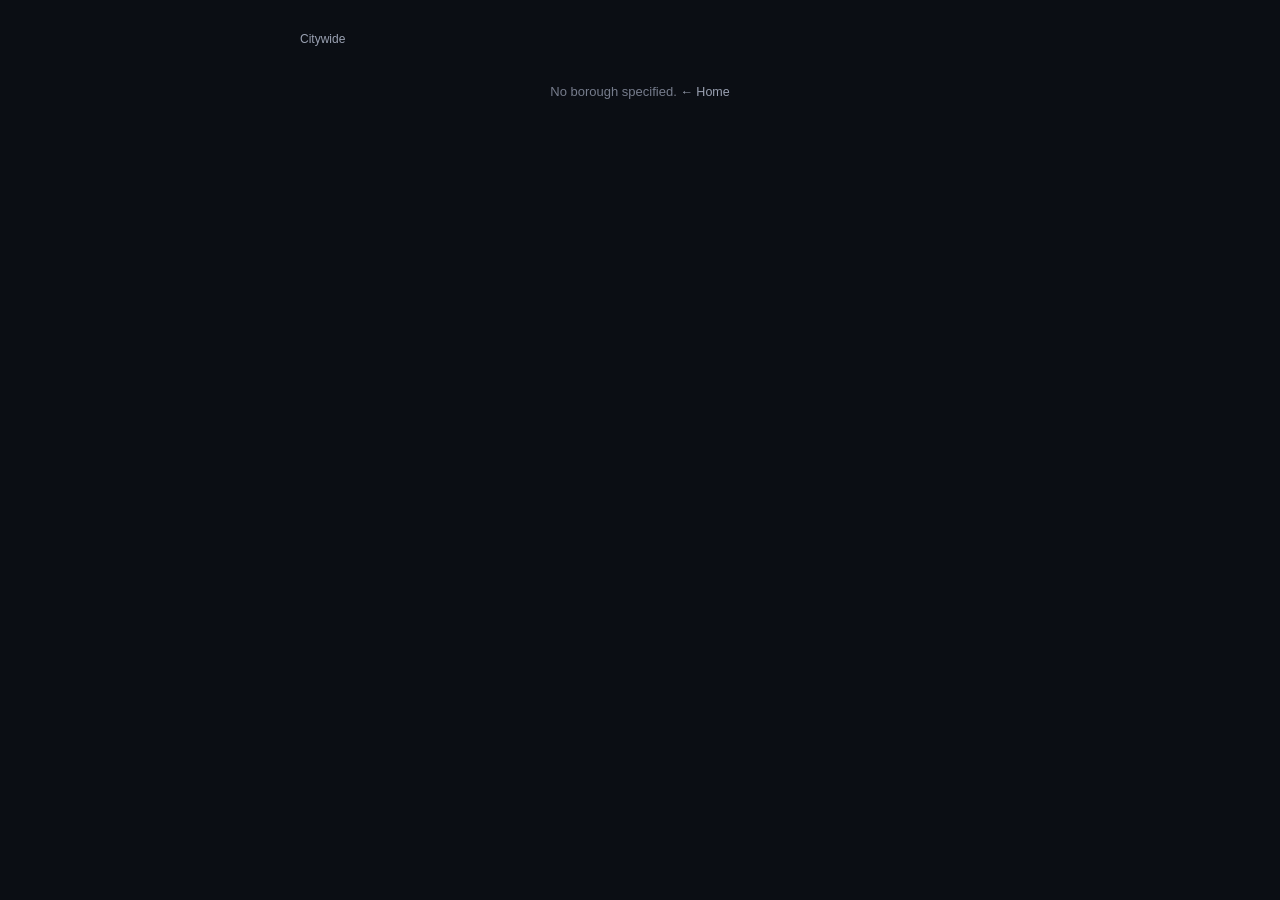
<file: borough.html>
<!DOCTYPE html>
<html>
<head>
<meta charset="utf-8">
<meta name="viewport" content="width=device-width, initial-scale=1">
<title>Borough Report — NYC Building Stories</title>
<link rel="stylesheet" href="styles/report.css">
<script src="src/aggregate.js"></script>
</head>
<body>
<div class="page" id="page">
  <div class="crumbs" id="crumbs"><a href="index.html">Citywide</a></div>
  <div id="content"><div class="loading">Loading borough record…</div></div>
</div>

<script>
const PATTERN_COLORS = {
  "No real defects": [80, 170, 70],
  "Isolated":   [64, 216, 200],
  "Widespread": [66, 133, 224],
  "Persistent": [230, 180, 60],
  "Chronic":    [220, 70, 60],
};
const PATTERN_LABELS = { "No real defects": "No real defects", "Isolated": "Isolated", "Widespread": "Widespread", "Persistent": "Persistent", "Chronic": "Chronic" };

function qs(name) { return new URLSearchParams(location.search).get(name); }
function rgb(pattern) { return `rgb(${(PATTERN_COLORS[pattern] || [120,120,120]).join(',')})`; }
function boroDisplay(b) { return b ? b.charAt(0) + b.slice(1).toLowerCase() : b; }

function distributionHTML(counts) {
  const dist = patternDistribution(counts);
  const bar = PATTERN_ORDER.map(p => `<div style="width:${dist[p]}%; background:${rgb(p)}"></div>`).join('');
  const legend = PATTERN_ORDER.map(p =>
    `<span><span class="sw" style="background:${rgb(p)}"></span>${PATTERN_LABELS[p]}<span class="pct">${dist[p]}%</span></span>`
  ).join('');
  return `<div class="dist-bar">${bar}</div><div class="dist-legend">${legend}</div>`;
}

function concerningShare(n) {
  const total = n.total || 1;
  return (n.chronic + n.persistent) / total;
}

function nbhdRowHTML(n) {
  const share = Math.round(concerningShare(n) * 1000) / 10;
  return `<a class="list-row" href="neighborhood.html?name=${encodeURIComponent(n.neighborhood)}">
    <div><div class="list-main">${n.neighborhood}</div><div class="list-sub">${n.total.toLocaleString()} buildings</div></div>
    <div class="list-tag" style="color:${share > 0 ? rgb('Chronic') : '#767c8c'}">${share}% chronic/persistent</div>
  </a>`;
}

async function main() {
  const name = qs('name');
  if (!name) {
    document.getElementById('content').innerHTML = `<div class="empty">No borough specified. <a class="btn-link" href="index.html">← Home</a></div>`;
    return;
  }

  const neighborhoods = await fetch('data/neighborhoods.json').then(r => r.json());
  const boroNbhds = neighborhoods.filter(n => n.boro === name);
  if (!boroNbhds.length) {
    document.getElementById('content').innerHTML = `<div class="empty">Borough not found. <a class="btn-link" href="index.html">← Home</a></div>`;
    return;
  }

  document.getElementById('crumbs').innerHTML =
    `<a href="index.html">Citywide</a><span class="sep">›</span><span class="current">${boroDisplay(name)}</span>`;

  const boroC = boroRollup(neighborhoods, name);
  const cityC = citywideRollup(neighborhoods);
  const sorted = [...boroNbhds].sort((a, b) => concerningShare(b) - concerningShare(a));

  document.getElementById('content').innerHTML = `
    <div class="card">
      <div class="hero"><h1>${boroDisplay(name)}</h1></div>
      <div class="sub">${boroC.total.toLocaleString()} buildings analyzed across ${boroNbhds.length} neighborhoods</div>
    </div>

    <div class="card">
      <h2>Pattern distribution</h2>
      <div class="compare-row"><div class="compare-label">${boroDisplay(name)}</div></div>
      ${distributionHTML(boroC)}
      <div style="height:10px"></div>
      <div class="compare-row"><div class="compare-label">Citywide</div></div>
      ${distributionHTML(cityC)}
      <div class="compare-row" style="margin-top:6px;"><div class="compare-label">Long-unresolved violations</div><div class="compare-vals"><span>${boroC.long_unresolved.toLocaleString()} of ${boroC.total.toLocaleString()} buildings</span></div></div>
    </div>

    <div class="card">
      <h2>Neighborhoods in ${boroDisplay(name)}, by share of chronic/persistent buildings</h2>
      <div id="nbhd-list">${sorted.map(nbhdRowHTML).join('')}</div>
    </div>`;
}

main().catch(err => {
  console.error('Borough report failed:', err);
  document.getElementById('content').innerHTML = `<div class="empty">Something went wrong loading this borough. Try reloading.</div>`;
});
</script>
</body>
</html>
</file>
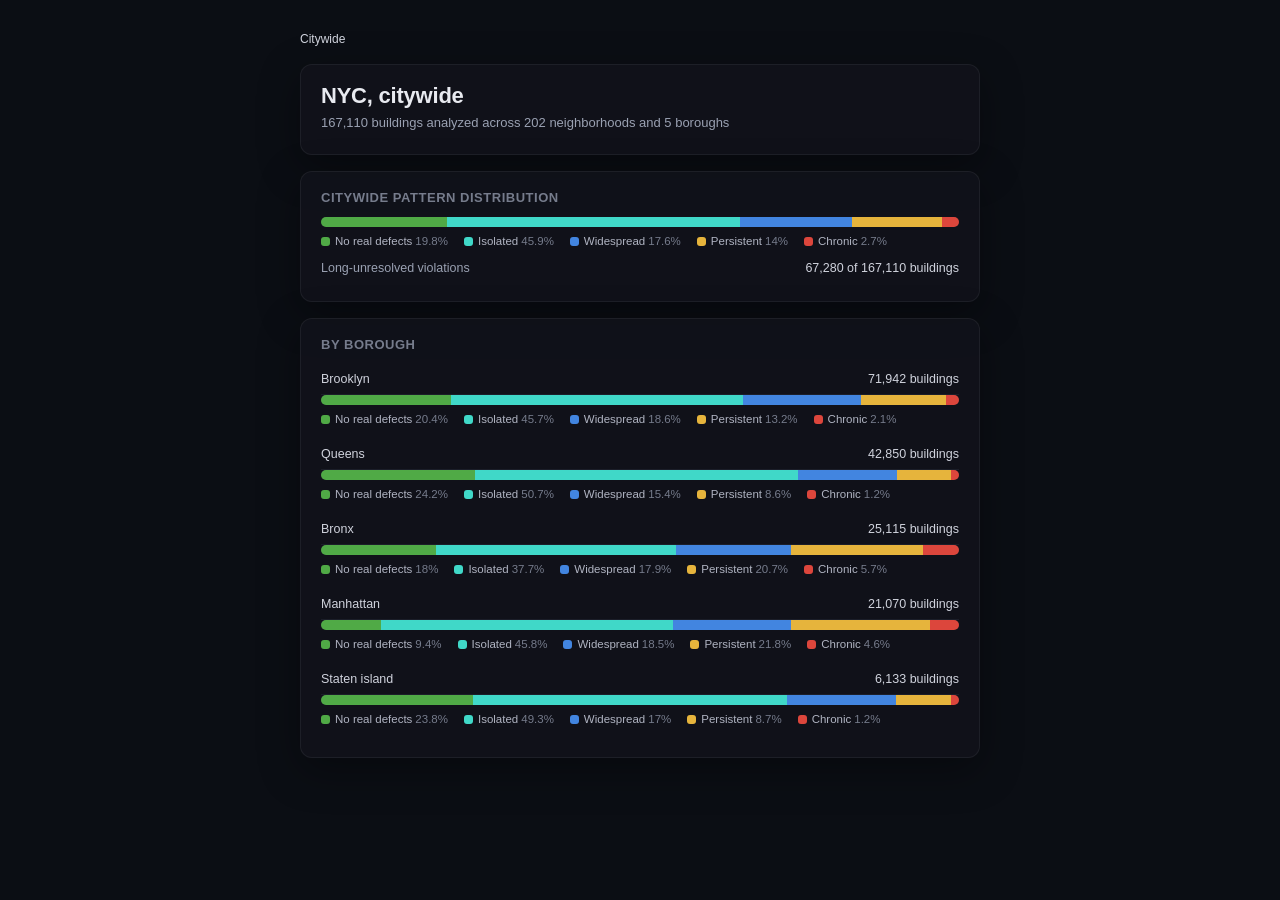
<file: citywide.html>
<!DOCTYPE html>
<html>
<head>
<meta charset="utf-8">
<meta name="viewport" content="width=device-width, initial-scale=1">
<title>Citywide Report — NYC Building Stories</title>
<link rel="stylesheet" href="styles/report.css">
<script src="src/aggregate.js"></script>
</head>
<body>
<div class="page" id="page">
  <div class="crumbs"><span class="current">Citywide</span></div>
  <div id="content"><div class="loading">Loading citywide record…</div></div>
</div>

<script>
const PATTERN_COLORS = {
  "No real defects": [80, 170, 70],
  "Isolated":   [64, 216, 200],
  "Widespread": [66, 133, 224],
  "Persistent": [230, 180, 60],
  "Chronic":    [220, 70, 60],
};
const PATTERN_LABELS = { "No real defects": "No real defects", "Isolated": "Isolated", "Widespread": "Widespread", "Persistent": "Persistent", "Chronic": "Chronic" };
const BOROS = ["MANHATTAN", "BROOKLYN", "QUEENS", "BRONX", "STATEN ISLAND"];

function rgb(pattern) { return `rgb(${(PATTERN_COLORS[pattern] || [120,120,120]).join(',')})`; }
function boroDisplay(b) { return b ? b.charAt(0) + b.slice(1).toLowerCase() : b; }

function distributionHTML(counts) {
  const dist = patternDistribution(counts);
  const bar = PATTERN_ORDER.map(p => `<div style="width:${dist[p]}%; background:${rgb(p)}"></div>`).join('');
  const legend = PATTERN_ORDER.map(p =>
    `<span><span class="sw" style="background:${rgb(p)}"></span>${PATTERN_LABELS[p]}<span class="pct">${dist[p]}%</span></span>`
  ).join('');
  return `<div class="dist-bar">${bar}</div><div class="dist-legend">${legend}</div>`;
}

async function main() {
  const neighborhoods = await fetch('data/neighborhoods.json').then(r => r.json());
  const cityC = citywideRollup(neighborhoods);

  const boroRows = BOROS.map(b => ({ boro: b, counts: boroRollup(neighborhoods, b) })).filter(r => r.counts.total > 0);
  boroRows.sort((a, b) => b.counts.total - a.counts.total);

  const boroHTML = boroRows.map(r => `
    <div style="margin-bottom:14px;">
      <div class="compare-row"><div class="compare-label"><a href="borough.html?name=${encodeURIComponent(r.boro)}" style="color:#d0d3dd; text-decoration:none;">${boroDisplay(r.boro)}</a></div><div class="compare-vals"><span>${r.counts.total.toLocaleString()} buildings</span></div></div>
      ${distributionHTML(r.counts)}
    </div>`).join('');

  document.getElementById('content').innerHTML = `
    <div class="card">
      <div class="hero"><h1>NYC, citywide</h1></div>
      <div class="sub">${cityC.total.toLocaleString()} buildings analyzed across ${neighborhoods.length} neighborhoods and ${boroRows.length} boroughs</div>
    </div>

    <div class="card">
      <h2>Citywide pattern distribution</h2>
      ${distributionHTML(cityC)}
      <div class="compare-row" style="margin-top:6px;"><div class="compare-label">Long-unresolved violations</div><div class="compare-vals"><span>${cityC.long_unresolved.toLocaleString()} of ${cityC.total.toLocaleString()} buildings</span></div></div>
    </div>

    <div class="card">
      <h2>By borough</h2>
      ${boroHTML}
    </div>`;
}

main().catch(err => {
  console.error('Citywide report failed:', err);
  document.getElementById('content').innerHTML = `<div class="empty">Something went wrong loading citywide data. Try reloading.</div>`;
});
</script>
</body>
</html>
</file>
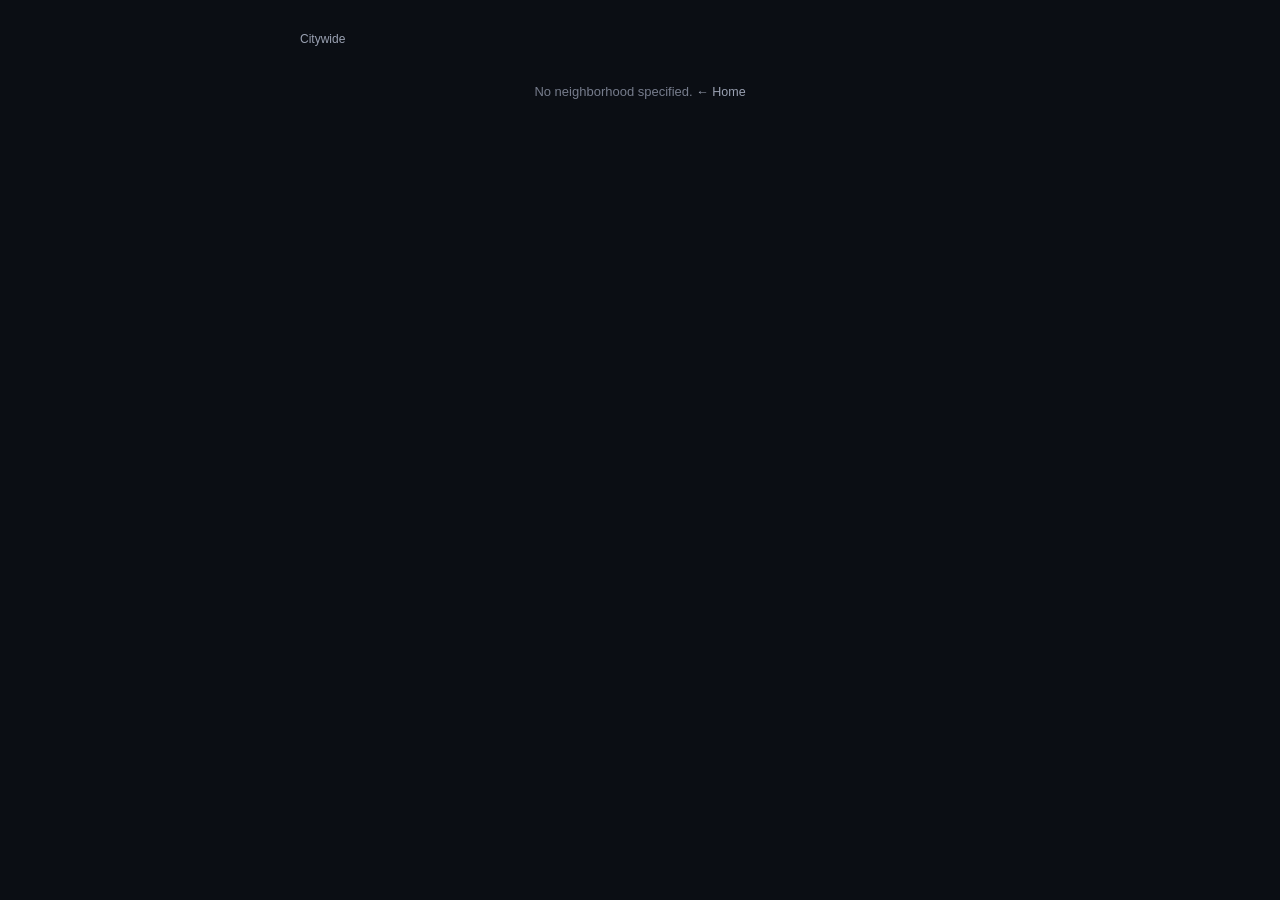
<file: neighborhood.html>
<!DOCTYPE html>
<html>
<head>
<meta charset="utf-8">
<meta name="viewport" content="width=device-width, initial-scale=1">
<title>Neighborhood Report — NYC Building Stories</title>
<link rel="stylesheet" href="styles/report.css">
<script src="src/aggregate.js"></script>
</head>
<body>
<div class="page" id="page">
  <div class="crumbs" id="crumbs"><a href="index.html">Citywide</a></div>
  <div id="content"><div class="loading">Loading neighborhood record…</div></div>
</div>

<script>
const PATTERN_COLORS = {
  "No real defects": [80, 170, 70],
  "Isolated":   [64, 216, 200],
  "Widespread": [66, 133, 224],
  "Persistent": [230, 180, 60],
  "Chronic":    [220, 70, 60],
};
const PATTERN_LABELS = { "No real defects": "No real defects", "Isolated": "Isolated", "Widespread": "Widespread", "Persistent": "Persistent", "Chronic": "Chronic" };
const PATTERN_RANK = { "Chronic": 4, "Persistent": 3, "Widespread": 2, "Isolated": 1, "No real defects": 0 };
const LIST_PAGE = 25;

function qs(name) { return new URLSearchParams(location.search).get(name); }
function rgb(pattern) { return `rgb(${(PATTERN_COLORS[pattern] || [120,120,120]).join(',')})`; }
function boroDisplay(b) { return b ? b.charAt(0) + b.slice(1).toLowerCase() : b; }

function distributionHTML(counts) {
  const dist = patternDistribution(counts);
  const bar = PATTERN_ORDER.map(p => `<div style="width:${dist[p]}%; background:${rgb(p)}"></div>`).join('');
  const legend = PATTERN_ORDER.map(p =>
    `<span><span class="sw" style="background:${rgb(p)}"></span>${PATTERN_LABELS[p]}<span class="pct">${dist[p]}%</span></span>`
  ).join('');
  return `<div class="dist-bar">${bar}</div><div class="dist-legend">${legend}</div>`;
}

function buildingRowHTML(b) {
  return `<a class="list-row" href="report.html?buildingid=${encodeURIComponent(b.buildingid)}&address=${encodeURIComponent(b.address)}&neighborhood=${encodeURIComponent(b.neighborhood)}&boro=${encodeURIComponent(b.boro)}">
    <div><div class="list-main">${b.address}</div><div class="list-sub">${b.scale} scale${b.long_unresolved ? ' · long unresolved' : ''}</div></div>
    <div class="list-tag" style="color:${rgb(b.pattern)}">${b.pattern}</div>
  </a>`;
}

async function main() {
  const name = qs('name');
  if (!name) {
    document.getElementById('content').innerHTML = `<div class="empty">No neighborhood specified. <a class="btn-link" href="index.html">← Home</a></div>`;
    return;
  }

  const [neighborhoods, mapData] = await Promise.all([
    fetch('data/neighborhoods.json').then(r => r.json()),
    fetch('data/map_dataset.json').then(r => r.json()),
  ]);

  const n = neighborhoods.find(x => x.neighborhood === name);
  if (!n) {
    document.getElementById('content').innerHTML = `<div class="empty">Neighborhood not found. <a class="btn-link" href="index.html">← Home</a></div>`;
    return;
  }

  document.getElementById('crumbs').innerHTML =
    `<a href="index.html">Citywide</a><span class="sep">›</span><a href="borough.html?name=${encodeURIComponent(n.boro)}">${boroDisplay(n.boro)}</a><span class="sep">›</span><span class="current">${n.neighborhood}</span>`;

  const nCounts = neighborhoodCounts(n);
  const boroC = boroRollup(neighborhoods, n.boro);
  const cityC = citywideRollup(neighborhoods);

  let buildings = mapData.filter(d => d.neighborhood === n.neighborhood && d.boro === n.boro);
  buildings.sort((a, b) => (PATTERN_RANK[b.pattern] - PATTERN_RANK[a.pattern]) || (a.address < b.address ? -1 : 1));

  let shown = LIST_PAGE;

  function renderList() {
    const visible = buildings.slice(0, shown);
    document.getElementById('building-list').innerHTML = visible.map(buildingRowHTML).join('');
    const moreEl = document.getElementById('building-more');
    if (buildings.length > shown) {
      moreEl.innerHTML = `<a class="btn-link" id="show-more">Show ${Math.min(LIST_PAGE, buildings.length - shown)} more (${buildings.length - shown} remaining)</a>`;
      document.getElementById('show-more').onclick = () => { shown += LIST_PAGE; renderList(); };
    } else {
      moreEl.innerHTML = '';
    }
  }

  document.getElementById('content').innerHTML = `
    <div class="card">
      <div class="hero"><h1>${n.neighborhood}</h1></div>
      <div class="sub">${boroDisplay(n.boro)} · ${n.total.toLocaleString()} buildings analyzed</div>
    </div>

    <div class="card">
      <h2>Pattern distribution</h2>
      <div class="compare-row"><div class="compare-label">${n.neighborhood}</div></div>
      ${distributionHTML(nCounts)}
      <div style="height:10px"></div>
      <div class="compare-row"><div class="compare-label">${boroDisplay(n.boro)} (borough)</div></div>
      ${distributionHTML(boroC)}
      <div style="height:10px"></div>
      <div class="compare-row"><div class="compare-label">Citywide</div></div>
      ${distributionHTML(cityC)}
      <div class="compare-row" style="margin-top:6px;"><div class="compare-label">Long-unresolved violations</div><div class="compare-vals"><span>${n.long_unresolved.toLocaleString()} of ${n.total.toLocaleString()} buildings</span></div></div>
    </div>

    <div class="card">
      <h2>Buildings in ${n.neighborhood}</h2>
      <div id="building-list"></div>
      <div class="list-more" id="building-more"></div>
    </div>`;

  renderList();
}

main().catch(err => {
  console.error('Neighborhood report failed:', err);
  document.getElementById('content').innerHTML = `<div class="empty">Something went wrong loading this neighborhood. Try reloading.</div>`;
});
</script>
</body>
</html>
</file>
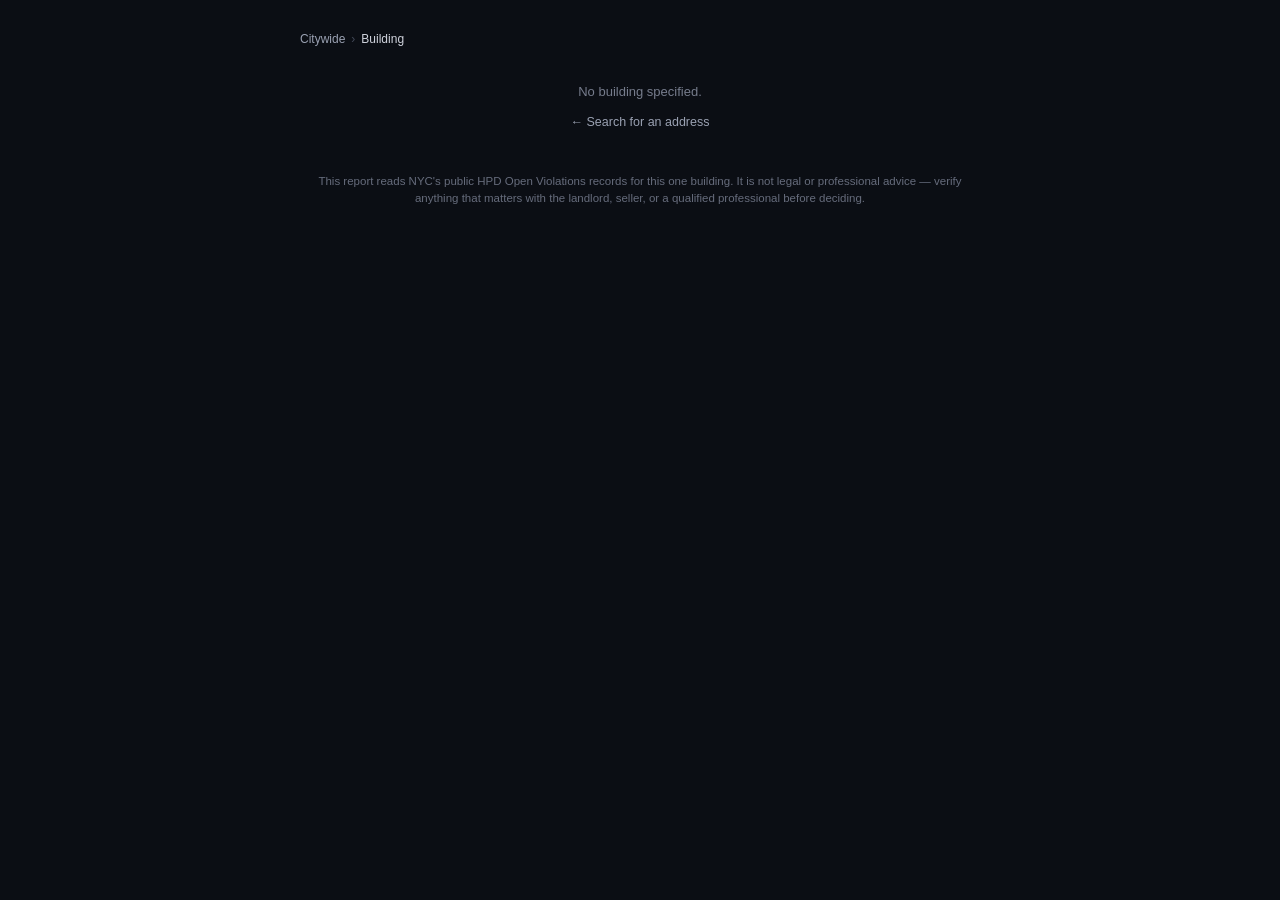
<file: report.html>
<!DOCTYPE html>
<html>
<head>
<meta charset="utf-8">
<meta name="viewport" content="width=device-width, initial-scale=1">
<title>Building Report — NYC Building Stories</title>
<link rel="stylesheet" href="styles/report.css">
<script src="src/building_story.js"></script>
<script src="src/aggregate.js"></script>
<script src="src/decision_layer.js"></script>
</head>
<body>
<div class="page" id="page">
  <div class="crumbs" id="crumbs">
    <a href="index.html">Citywide</a>
  </div>

  <div id="content">
    <div class="loading">Loading building record…</div>
  </div>

  <div class="disclaimer">
    This report reads NYC's public HPD Open Violations records for this one building.
    It is not legal or professional advice — verify anything that matters with the
    landlord, seller, or a qualified professional before deciding.
  </div>
</div>

<script>
const PATTERN_COLORS = {
  "No real defects": [80, 170, 70],
  "Isolated":   [64, 216, 200],
  "Widespread": [66, 133, 224],
  "Persistent": [230, 180, 60],
  "Chronic":    [220, 70, 60],
};
const PATTERN_LABELS = {
  "No real defects": "No real defects",
  "Isolated":   "Isolated",
  "Widespread": "Widespread",
  "Persistent": "Persistent",
  "Chronic":    "Chronic",
};
const EVIDENCE_DISPLAY_LIMIT = 25;

function qs(name) {
  return new URLSearchParams(location.search).get(name);
}

function rgb(pattern) {
  return `rgb(${(PATTERN_COLORS[pattern] || [120,120,120]).join(',')})`;
}

function buildEvidenceFromRecords(records) {
  const seen = new Set();
  const trimmed = [];
  for (const v of records) {
    let desc = (v.novdescription || '').trim();
    if (desc.length > 140) {
      const cut = desc.slice(0, 140);
      desc = cut.slice(0, cut.lastIndexOf(' ')) + '...';
    }
    const date = v.novissueddate ? v.novissueddate.slice(0, 10) : null;
    const key = `${date}|${v.class}|${desc}`;
    if (!seen.has(key)) {
      seen.add(key);
      trimmed.push({ date, class: v.class, status: v.currentstatus, description: desc });
    }
  }
  trimmed.sort((a, b) => (b.date || '').localeCompare(a.date || ''));
  return trimmed;
}

function renderEvidenceHTML(records) {
  const shown = records.slice(0, EVIDENCE_DISPLAY_LIMIT);
  return shown.map(r => `
    <div class="ev-row">
      <div class="ev-top"><span class="${['A','B','C'].includes(r.class) ? 'ev-class-' + r.class : ''}">${r.date || 'no date'} · Class ${r.class || '?'}</span><span>${r.status || ''}</span></div>
      <div class="ev-desc">${r.description || ''}</div>
    </div>`).join('') +
    (records.length > EVIDENCE_DISPLAY_LIMIT
      ? `<div class="list-more">showing ${EVIDENCE_DISPLAY_LIMIT} of ${records.length} records</div>` : '');
}

function distributionHTML(counts) {
  const dist = patternDistribution(counts);
  const bar = PATTERN_ORDER.map(p => `<div style="width:${dist[p]}%; background:${rgb(p)}"></div>`).join('');
  const legend = PATTERN_ORDER.map(p =>
    `<span><span class="sw" style="background:${rgb(p)}"></span>${PATTERN_LABELS[p]}<span class="pct">${dist[p]}%</span></span>`
  ).join('');
  return `<div class="dist-bar">${bar}</div><div class="dist-legend">${legend}</div>`;
}

function buildCrumbs(neighborhood, boro, address) {
  const el = document.getElementById('crumbs');
  const parts = [`<a href="index.html">Citywide</a>`];
  if (boro) parts.push(`<span class="sep">›</span><a href="borough.html?name=${encodeURIComponent(boro)}">${boroDisplay(boro)}</a>`);
  if (neighborhood) parts.push(`<span class="sep">›</span><a href="neighborhood.html?name=${encodeURIComponent(neighborhood)}">${neighborhood}</a>`);
  parts.push(`<span class="sep">›</span><span class="current">${address || 'Building'}</span>`);
  el.innerHTML = parts.join('');
}

function boroDisplay(b) {
  return b ? b.charAt(0) + b.slice(1).toLowerCase() : b;
}

async function main() {
  const buildingid = qs('buildingid');
  const addressParam = qs('address');
  let neighborhood = qs('neighborhood');
  let boro = qs('boro');
  buildCrumbs(neighborhood, boro, addressParam);

  if (!buildingid) {
    document.getElementById('content').innerHTML = `<div class="empty">No building specified.<br><br><a class="btn-link" href="index.html">← Search for an address</a></div>`;
    return;
  }

  const [neighborhoodsData, records] = await Promise.all([
    fetch('data/neighborhoods.json').then(r => r.json()).catch(() => []),
    fetch(`https://data.cityofnewyork.us/resource/csn4-vhvf.json?$where=buildingid='${buildingid}'&$limit=5000`)
      .then(r => { if (!r.ok) throw new Error(`HTTP ${r.status}`); return r.json(); }),
  ]);

  // Fill in neighborhood/boro from the batch dataset only if the link didn't
  // already carry them (e.g. someone opened this URL directly).
  if ((!neighborhood || !boro) && records.length === 0) {
    // nothing to look up against without records; leave breadcrumb as-is
  } else if (!neighborhood || !boro) {
    try {
      const mapData = await fetch('data/map_dataset.json').then(r => r.json());
      const row = mapData.find(d => String(d.buildingid) === String(buildingid));
      if (row) { neighborhood = neighborhood || row.neighborhood; boro = boro || row.boro; }
    } catch (e) { /* comparison section just won't render if this fails */ }
  }

  if (!records.length) {
    document.getElementById('content').innerHTML = `<div class="empty">No live records returned for this building right now — NYC's API may be slow. Try reloading.</div>`;
    return;
  }

  const profile = buildProfile(buildingid, records, new Date());
  const narrative = generateNarrative(profile);
  const evidence = buildEvidenceFromRecords(records);
  const dims = translateDimensions(profile);
  const flags = getCautionFlags(profile);

  buildCrumbs(neighborhood, boro, profile.address);

  let html = '';

  html += `
    <div class="card">
      <div class="hero">
        <span class="pattern-dot" style="background:${rgb(profile.pattern)}"></span>
        <h1>${profile.address}</h1>
      </div>
      <div class="sub">
        <span class="pattern-badge"><span class="pattern-dot" style="background:${rgb(profile.pattern)}"></span>${profile.pattern} · ${profile.scale} scale</span>
      </div>
      <div class="narrative">${narrative}</div>
    </div>`;

  html += `
    <div class="card">
      <h2>Worth extra caution?</h2>
      ${flags.length
        ? flags.map(f => `<div class="flag"><div class="flag-label">⚠ ${f.label}</div><div class="flag-reason">${f.reason}</div></div>`).join('')
        : `<div class="no-flags">None of the caution patterns this report checks for apply to this building.</div>`}
    </div>`;

  html += `
    <div class="card">
      <h2>What each dimension means for you</h2>
      <div class="dims-grid">
        ${dims.map(d => `<div class="dim-card"><div class="dim-k">${d.dimension}</div><div class="dim-meaning">${d.meaning}</div><div class="dim-q">${d.question}</div></div>`).join('')}
      </div>
    </div>`;

  if (neighborhood && boro && neighborhoodsData.length) {
    const nRow = neighborhoodsData.find(n => n.neighborhood === neighborhood && n.boro === boro);
    const boroC = boroRollup(neighborhoodsData, boro);
    const cityC = citywideRollup(neighborhoodsData);
    html += `
      <div class="card">
        <h2>How this compares</h2>
        ${nRow ? `<div class="compare-row"><div class="compare-label">${neighborhood}</div></div>${distributionHTML(neighborhoodCounts(nRow))}` : ''}
        <div style="height:10px"></div>
        <div class="compare-row"><div class="compare-label">${boroDisplay(boro)}</div></div>
        ${distributionHTML(boroC)}
        <div style="height:10px"></div>
        <div class="compare-row"><div class="compare-label">Citywide</div></div>
        ${distributionHTML(cityC)}
      </div>`;
  }

  html += `
    <div class="card">
      <h2>Evidence</h2>
      <div class="evidence-toggle" id="ev-toggle">Why we're saying this → <span class="count">(${evidence.length} record${evidence.length !== 1 ? 's' : ''})</span></div>
      <div class="evidence-table" id="ev-table">${renderEvidenceHTML(evidence)}</div>
    </div>`;

  document.getElementById('content').innerHTML = html;
  document.getElementById('ev-toggle').onclick = () => document.getElementById('ev-table').classList.toggle('open');
}

main().catch(err => {
  console.error('Building report failed:', err);
  document.getElementById('content').innerHTML = `<div class="empty">Something went wrong loading this building's record. Try reloading.</div>`;
});
</script>
</body>
</html>
</file>
<file: styles/report.css>
/* Shared visual system for the report-style pages (index/report/neighborhood/
 * borough/citywide). Same dark palette as map.html so the product reads as
 * one thing, plus components the map didn't need: report cards, distribution
 * bars, comparison rows, breadcrumbs. */

* { box-sizing: border-box; }
html, body {
  margin: 0; padding: 0; min-height: 100%;
  background: #0b0e14; color: #e8eaf0;
  font-family: -apple-system, "Segoe UI", sans-serif;
}
a { color: inherit; }

::-webkit-scrollbar { width: 8px; height: 8px; }
::-webkit-scrollbar-track { background: transparent; }
::-webkit-scrollbar-thumb { background: rgba(255,255,255,0.2); border-radius: 10px; }
::-webkit-scrollbar-thumb:hover { background: #00b2a9; }

.page {
  max-width: 720px; margin: 0 auto; padding: 32px 20px 80px;
}
.page.wide { max-width: 960px; }

/* Breadcrumb: Citywide > Borough > Neighborhood > Building */
.crumbs {
  font-size: 12px; color: #767c8c; margin-bottom: 18px;
  display: flex; flex-wrap: wrap; align-items: center; gap: 6px;
}
.crumbs a { color: #9aa1b2; text-decoration: none; }
.crumbs a:hover { color: #fff; }
.crumbs .sep { color: #444a5a; }
.crumbs .current { color: #d0d3dd; }

/* Panels/cards */
.card {
  background: rgba(18, 20, 28, 0.72); border: 1px solid rgba(255,255,255,0.06);
  border-radius: 12px; padding: 18px 20px; margin-bottom: 16px;
  box-shadow: 0 12px 40px rgba(0,0,0,0.35);
}
.card h2 { font-size: 13px; text-transform: uppercase; letter-spacing: 0.04em; color: #767c8c; margin: 0 0 12px 0; }

.hero {
  display: flex; align-items: center; gap: 10px; flex-wrap: wrap; margin-bottom: 6px;
}
.hero h1 { font-size: 22px; margin: 0; font-weight: 700; letter-spacing: -0.01em; }
.pattern-dot { width: 11px; height: 11px; border-radius: 50%; flex-shrink: 0; display: inline-block; }
.pattern-badge {
  font-size: 11.5px; font-weight: 600; padding: 4px 10px; border-radius: 20px;
  display: inline-flex; align-items: center; gap: 6px;
  background: rgba(255,255,255,0.06); border: 1px solid rgba(255,255,255,0.1);
}
.sub { font-size: 13px; color: #9aa1b2; margin-bottom: 6px; }
.narrative { font-size: 14px; line-height: 1.6; color: #d0d3dd; }

/* Caution flags */
.flag { background: rgba(230,122,110,0.08); border: 1px solid rgba(230,122,110,0.28); border-radius: 10px; padding: 12px 14px; margin-bottom: 10px; }
.flag:last-child { margin-bottom: 0; }
.flag .flag-label { font-size: 12.5px; font-weight: 700; color: #e69a8f; margin-bottom: 4px; display: flex; align-items: center; gap: 6px; }
.flag .flag-reason { font-size: 12.5px; line-height: 1.5; color: #c9ccd6; }
.no-flags { font-size: 12.5px; color: #9aa1b2; font-style: italic; }

/* Dimension cards */
.dims-grid { display: grid; grid-template-columns: 1fr 1fr; gap: 10px; }
@media (max-width: 560px) { .dims-grid { grid-template-columns: 1fr; } }
.dim-card { background: rgba(255,255,255,0.04); border: 1px solid rgba(255,255,255,0.06); border-radius: 10px; padding: 12px 14px; }
.dim-card .dim-k { font-size: 10.5px; text-transform: uppercase; letter-spacing: 0.04em; color: #767c8c; margin-bottom: 6px; }
.dim-card .dim-meaning { font-size: 12.5px; line-height: 1.5; color: #d0d3dd; margin-bottom: 8px; }
.dim-card .dim-q { font-size: 12px; line-height: 1.5; color: #9aa1b2; font-style: italic; border-top: 1px dashed rgba(255,255,255,0.08); padding-top: 8px; }
.dim-card .dim-q::before { content: "Ask: "; font-style: normal; color: #767c8c; }

/* Distribution bar (stacked, pattern colors) */
.dist-bar { display: flex; height: 10px; border-radius: 5px; overflow: hidden; background: #1a1d27; margin-bottom: 8px; }
.dist-bar div { height: 100%; }
.dist-legend { display: flex; flex-wrap: wrap; gap: 10px 16px; font-size: 11.5px; color: #b0b4c2; }
.dist-legend .sw { display: inline-block; width: 9px; height: 9px; border-radius: 3px; margin-right: 5px; vertical-align: middle; }
.dist-legend .pct { color: #767c8c; margin-left: 3px; }

/* Comparison rows: this level vs. the level above */
.compare-row { display: flex; align-items: center; justify-content: space-between; gap: 12px; padding: 8px 0; border-bottom: 1px solid #23273499; font-size: 12.5px; }
.compare-row:last-child { border-bottom: none; }
.compare-row .compare-label { color: #9aa1b2; }
.compare-row .compare-vals { display: flex; gap: 14px; }
.compare-row .compare-vals span { color: #d0d3dd; }
.compare-row .compare-vals .muted { color: #666c7c; }

/* Search */
.search-wrap { position: relative; }
.search-box {
  width: 100%; background: rgba(255,255,255,0.06); border: 1px solid rgba(255,255,255,0.1);
  color: #e8eaf0; font-size: 13px; padding: 11px 14px; border-radius: 8px; outline: none;
}
.search-box:focus { border-color: rgba(255,255,255,0.3); }
.search-box::placeholder { color: #6c7180; }
.search-results {
  margin-top: 6px; background: #14161e; border: 1px solid rgba(255,255,255,0.1);
  border-radius: 8px; overflow-y: auto; max-height: 260px; display: none;
}
.search-results.open { display: block; }
.search-result { padding: 10px 13px; font-size: 12px; cursor: pointer; display: flex; justify-content: space-between; gap: 8px; border-bottom: 1px solid #23273455; }
.search-result:last-child { border-bottom: none; }
.search-result:hover { background: rgba(255,255,255,0.06); }
.search-result span:first-child { color: #d0d3dd; }

/* List rows (buildings in a neighborhood, neighborhoods in a boro, etc.) */
.list-row {
  display: flex; align-items: center; justify-content: space-between; gap: 10px;
  padding: 10px 12px; border-radius: 8px; cursor: pointer; text-decoration: none;
  color: inherit; font-size: 13px;
}
.list-row:hover { background: rgba(255,255,255,0.05); }
.list-row .list-main { color: #d0d3dd; }
.list-row .list-sub { color: #767c8c; font-size: 11.5px; margin-top: 2px; }
.list-row .list-tag { font-size: 11px; font-weight: 600; flex-shrink: 0; }
.list-more { text-align: center; font-size: 11.5px; color: #666c7c; padding: 10px 0 0; }

/* Evidence log (same shape/rendering as map.html's evidence panel) */
.evidence-toggle { font-size: 12.5px; color: #9aa1b2; cursor: pointer; user-select: none; margin-bottom: 4px; }
.evidence-toggle:hover { color: #fff; }
.evidence-toggle .count { color: #666c7c; }
.evidence-table { display: none; margin-top: 10px; max-height: 320px; overflow-y: auto; }
.evidence-table.open { display: block; }
.ev-row { font-size: 12px; padding: 8px 0; border-bottom: 1px solid #23273499; }
.ev-row .ev-top { display: flex; justify-content: space-between; color: #8a90a0; margin-bottom: 3px; gap: 8px; }
.ev-row .ev-class-A { color: #e0c14c; font-weight: 600; }
.ev-row .ev-class-B { color: #e69a4c; font-weight: 600; }
.ev-row .ev-class-C { color: #e67a6e; font-weight: 600; }
.ev-row .ev-desc { color: #c4c7d1; line-height: 1.4; }

/* Buttons / disclaimer / misc */
.btn {
  display: inline-block; background: #e8eaf0; color: #0b0e14; border: none;
  padding: 11px 22px; border-radius: 8px; font-size: 13px; font-weight: 600;
  cursor: pointer; text-decoration: none; transition: transform 0.15s, opacity 0.15s;
}
.btn:hover { transform: translateY(-1px); opacity: 0.9; }
.btn-link { font-size: 12.5px; color: #9aa1b2; text-decoration: none; }
.btn-link:hover { color: #fff; }
.disclaimer { font-size: 11.5px; color: #666c7c; line-height: 1.5; text-align: center; margin-top: 24px; }
.loading { font-size: 13px; color: #767c8c; padding: 30px 0; text-align: center; }
.empty { font-size: 13px; color: #767c8c; padding: 20px 0; text-align: center; }

.skel {
  background: linear-gradient(90deg, rgba(255,255,255,0.05) 25%, rgba(255,255,255,0.11) 37%, rgba(255,255,255,0.05) 63%);
  background-size: 400% 100%; animation: skel-pulse 1.4s ease infinite; border-radius: 4px;
}
@keyframes skel-pulse { 0% { background-position: 100% 50%; } 100% { background-position: 0 50%; } }
.skel-line { height: 12px; margin-bottom: 8px; }
</file>
